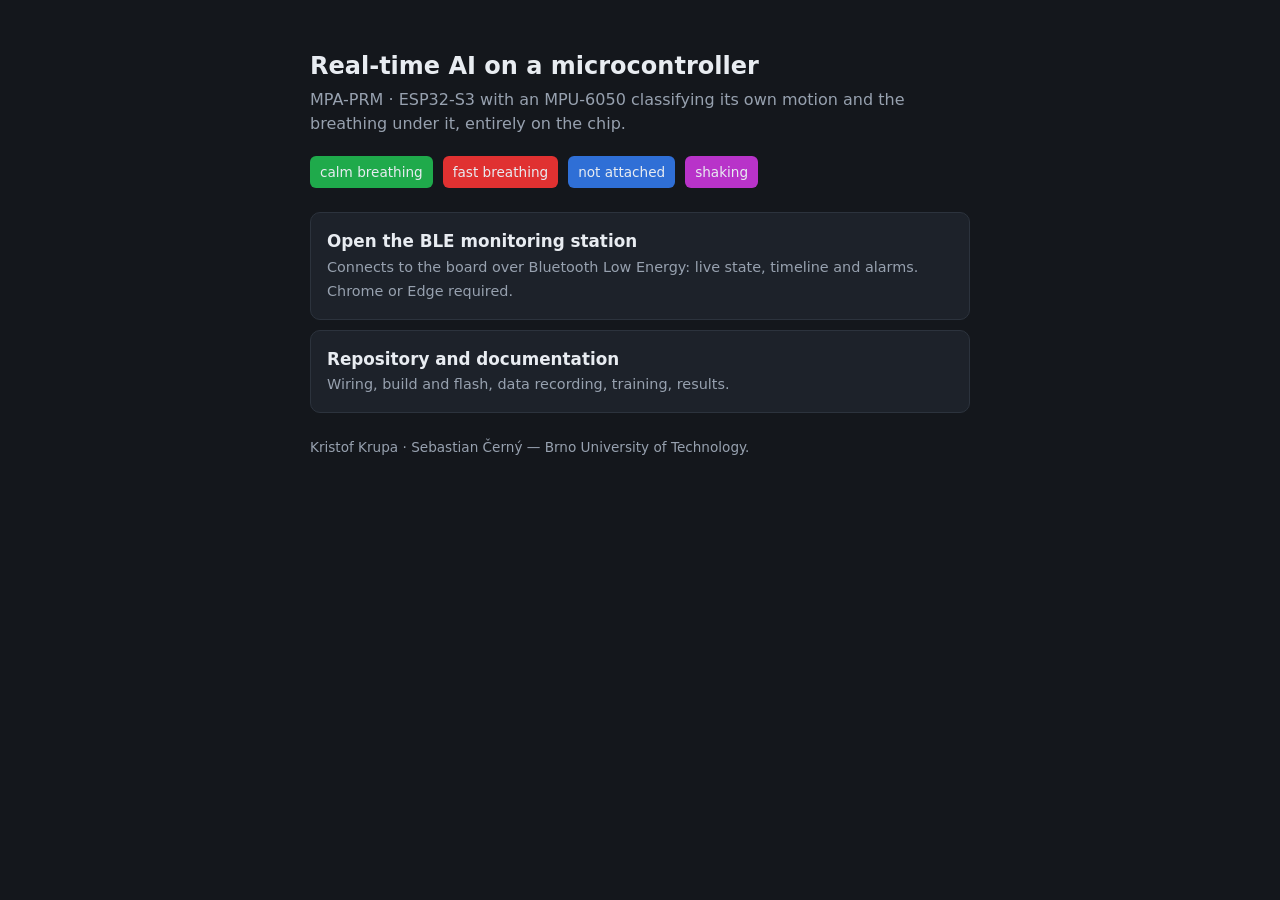
<file: index.html>
<!DOCTYPE html>
<html lang="en">
<head>
<meta charset="utf-8">
<meta name="viewport" content="width=device-width, initial-scale=1">
<title>MPA-PRM real-time AI on a microcontroller</title>
<style>
  body { margin: 0; padding: 32px 20px; background: #14171c; color: #e8ecf1;
         font: 16px/1.5 system-ui, "Segoe UI", Roboto, sans-serif; }
  main { max-width: 660px; margin: 0 auto; }
  h1 { font-size: 1.5rem; margin-bottom: 4px; }
  p.lead { color: #97a1af; margin-top: 0; }
  ul { list-style: none; padding: 0; margin: 24px 0; }
  li { margin: 10px 0; }
  a { color: #6ea8ff; text-decoration: none; }
  a:hover { text-decoration: underline; }
  .card { display: block; background: #1d222a; border: 1px solid #2c333d; border-radius: 10px;
          padding: 16px; }
  .card strong { display: block; font-size: 1.05rem; color: #e8ecf1; }
  .card span { color: #97a1af; font-size: 0.9rem; }
  .states { display: flex; flex-wrap: wrap; gap: 10px; margin: 20px 0; font-size: 0.85rem; }
  .state { border-radius: 6px; padding: 6px 10px; }
  .note { color: #97a1af; font-size: 0.85rem; }
</style>
</head>
<body>
<main>
  <h1>Real-time AI on a microcontroller</h1>
  <p class="lead">MPA-PRM · ESP32-S3 with an MPU-6050 classifying its own motion and the breathing
  under it, entirely on the chip.</p>

  <div class="states">
    <span class="state" style="background:#1faa4b">calm breathing</span>
    <span class="state" style="background:#e03131">fast breathing</span>
    <span class="state" style="background:#2f6fd6">not attached</span>
    <span class="state" style="background:#b833c9">shaking</span>
  </div>

  <ul>
    <li><a class="card" href="monitor/"><strong>Open the BLE monitoring station</strong>
      <span>Connects to the board over Bluetooth Low Energy: live state, timeline and alarms.
      Chrome or Edge required.</span></a></li>
    <li><a class="card" href="https://github.com/Krecoe/MPA-PRM_Real-time_microcontroller">
      <strong>Repository and documentation</strong>
      <span>Wiring, build and flash, data recording, training, results.</span></a></li>
  </ul>

  <p class="note">Kristof Krupa · Sebastian Černý — Brno University of Technology.</p>
</main>
</body>
</html>
</file>
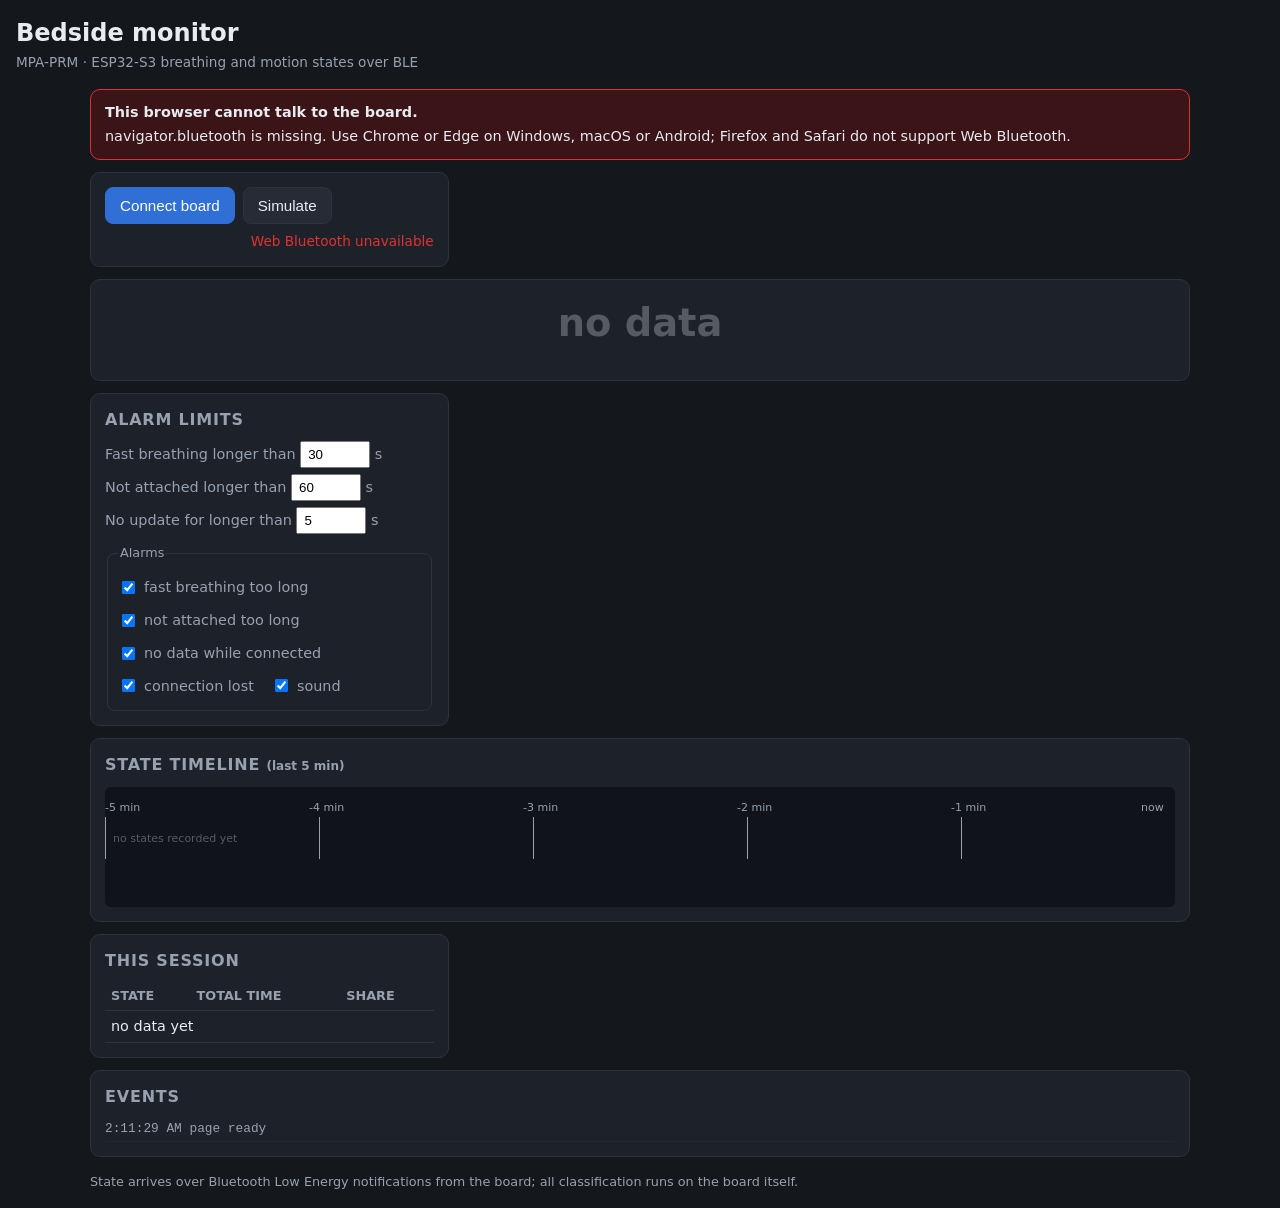
<file: monitor/index.html>
<!DOCTYPE html>
<html lang="en">
<head>
<meta charset="utf-8">
<meta name="viewport" content="width=device-width, initial-scale=1">
<title>Bedside monitor - real-time AI on a microcontroller</title>
<link rel="stylesheet" href="style.css">
</head>
<body>
<header>
  <h1>Bedside monitor</h1>
  <p class="subtitle">MPA-PRM · ESP32-S3 breathing and motion states over BLE</p>
</header>

<!-- Shown when Web Bluetooth cannot be used at all, e.g. Firefox, Safari or plain HTTP. -->
<div id="unsupported" class="banner bad hidden">
  <strong>This browser cannot talk to the board.</strong>
  <span id="unsupported-reason"></span>
</div>

<main>
  <section class="panel controls">
    <button id="connect-button" class="primary">Connect board</button>
    <button id="simulate-button">Simulate</button>
    <button id="drop-button" class="hidden">Simulate radio drop</button>
    <button id="silence-button" class="hidden">Silence alarm</button>
    <span id="connection-status" class="status">not connected</span>
  </section>

  <section class="panel state-card">
    <div id="state-name" class="state-name">no data</div>
    <div id="state-since" class="state-since"></div>
    <div id="probabilities" class="probabilities"></div>
  </section>

  <section class="panel alarms">
    <h2>Alarm limits</h2>
    <label>Fast breathing longer than
      <input id="fast-limit" type="number" min="1" value="30"> s
    </label>
    <label>Not attached longer than
      <input id="not-attached-limit" type="number" min="1" value="60"> s
    </label>
    <label>No update for longer than
      <input id="stale-limit" type="number" min="1" value="5"> s
    </label>
    <fieldset class="alarm-checks">
      <legend>Alarms</legend>
      <label><input id="check-fast" type="checkbox" checked> fast breathing too long</label>
      <label><input id="check-not-attached" type="checkbox" checked> not attached too long</label>
      <label><input id="check-stale" type="checkbox" checked> no data while connected</label>
      <label><input id="check-connection" type="checkbox" checked> connection lost</label>
      <label><input id="check-sound" type="checkbox" checked> sound</label>
    </fieldset>
  </section>

  <section class="panel timeline-panel">
    <h2>State timeline <span class="hint">(last <span id="window-minutes">5</span> min)</span></h2>
    <canvas id="timeline" width="1200" height="120"></canvas>
  </section>

  <section class="panel totals">
    <h2>This session</h2>
    <table id="totals-table">
      <thead><tr><th>state</th><th>total time</th><th>share</th></tr></thead>
      <tbody></tbody>
    </table>
  </section>

  <section class="panel log-panel">
    <h2>Events</h2>
    <ul id="event-log"></ul>
  </section>
</main>

<!-- Full-screen alarm, like a bedside monitor: hard to miss from across the room. -->
<div id="alarm-overlay" class="alarm-overlay hidden">
  <div class="alarm-box">
    <div id="alarm-title" class="alarm-title">ALARM</div>
    <div id="alarm-detail" class="alarm-detail"></div>
    <button id="alarm-silence" class="primary">Silence</button>
  </div>
</div>

<p class="footnote">
  State arrives over Bluetooth Low Energy notifications from the board; all classification runs on the board itself.
</p>

<script src="app.js"></script>
</body>
</html>
</file>
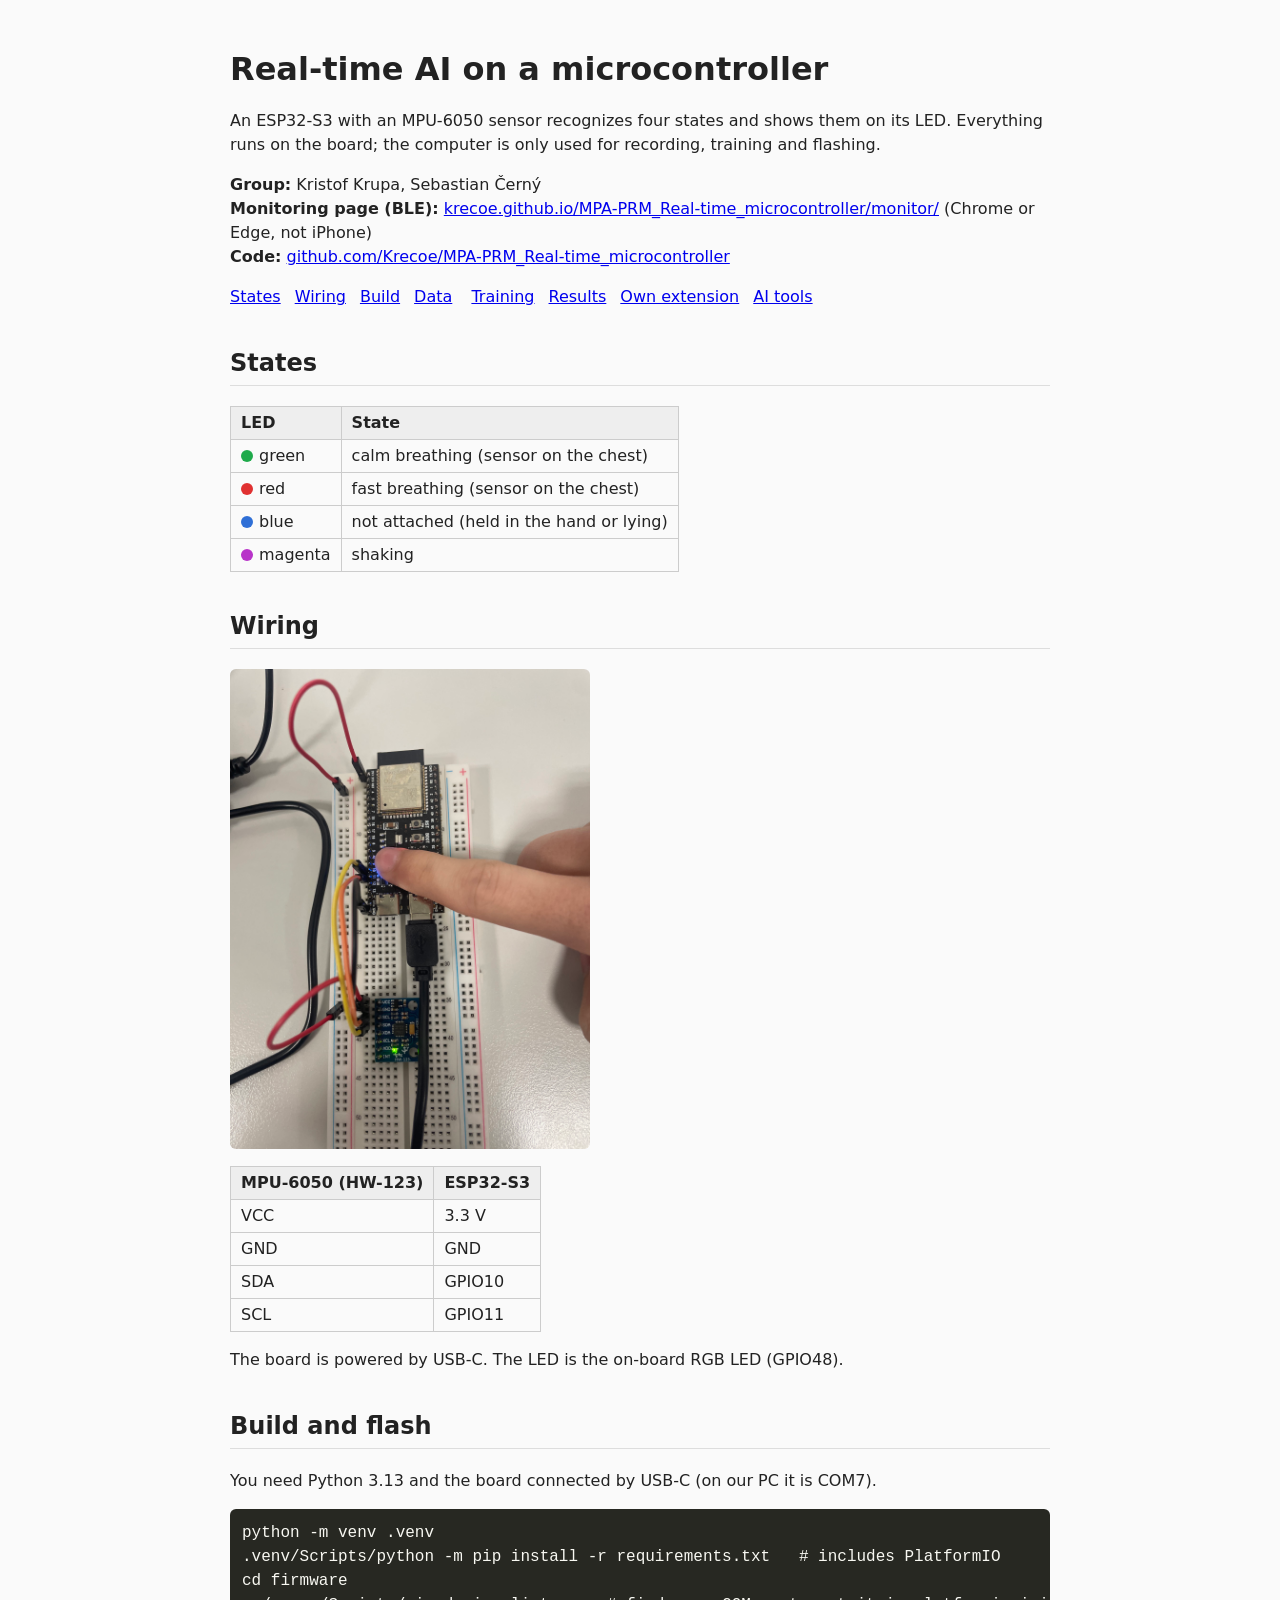
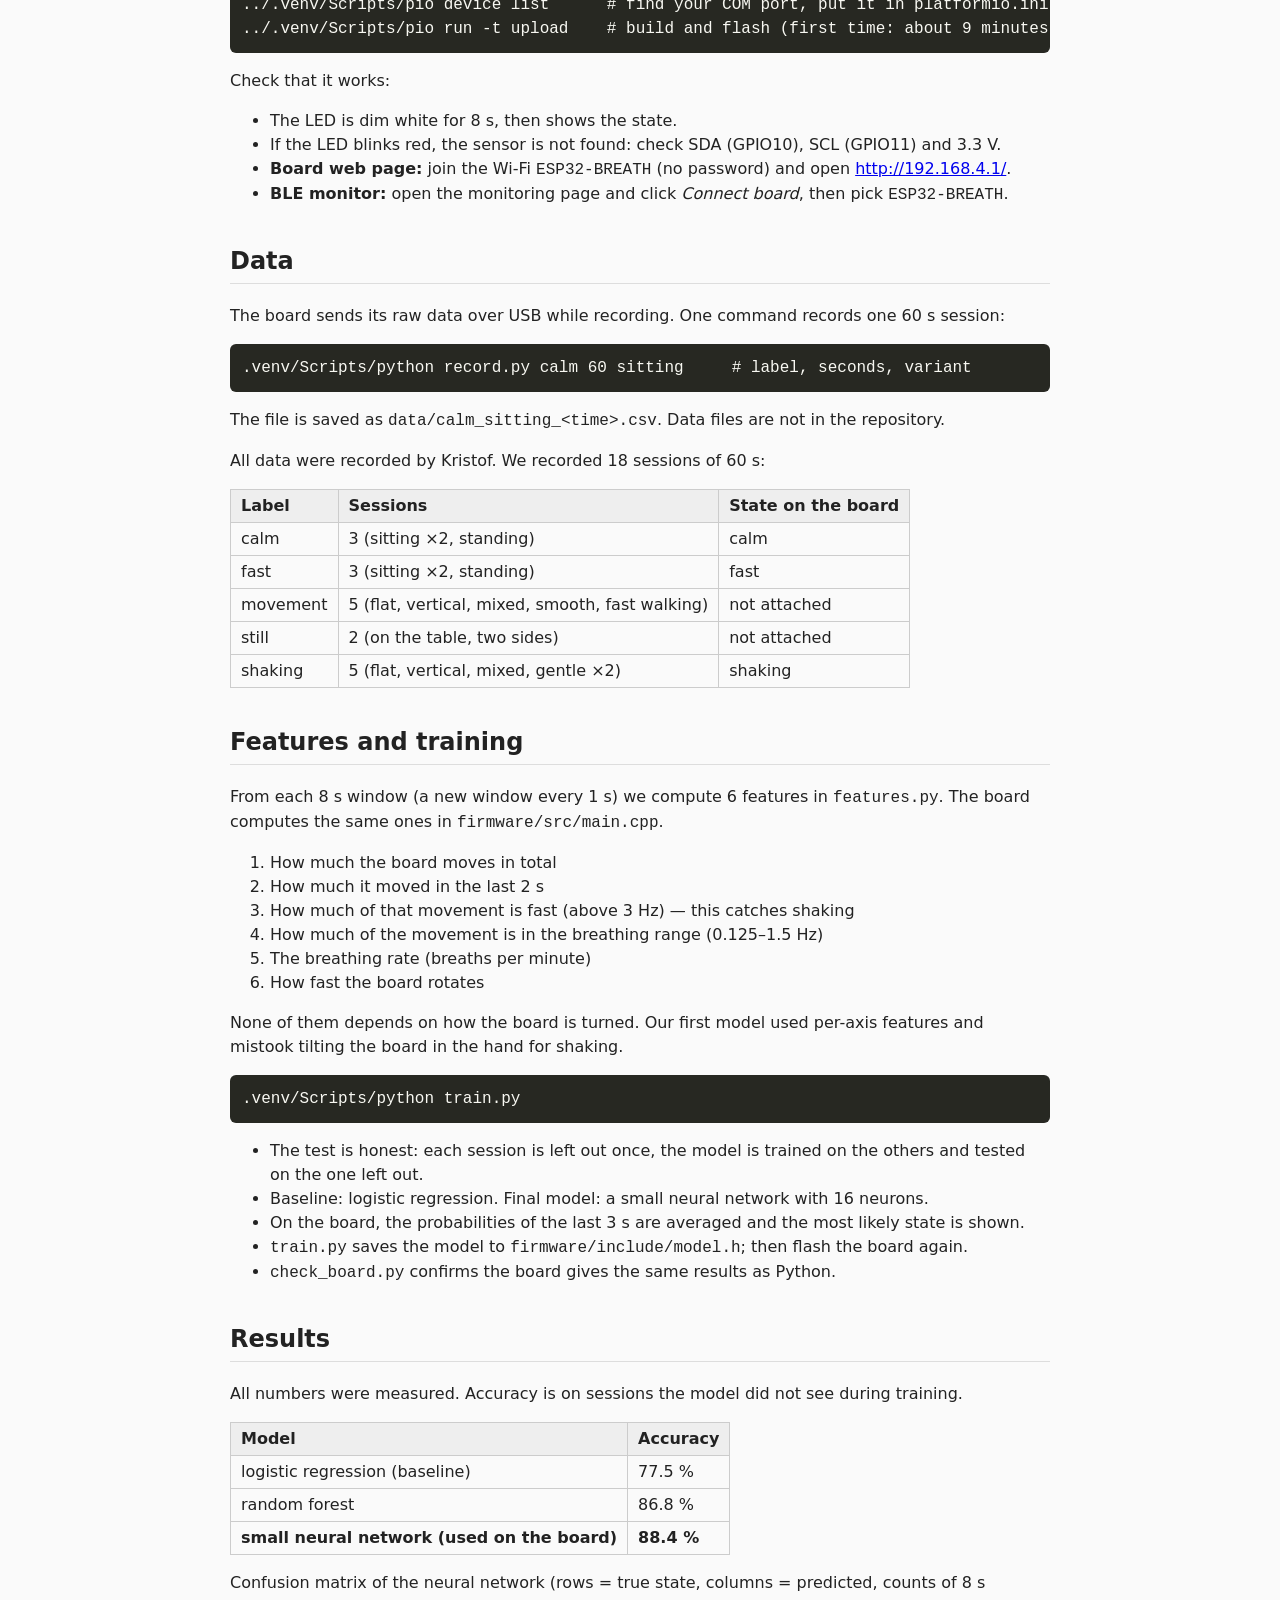
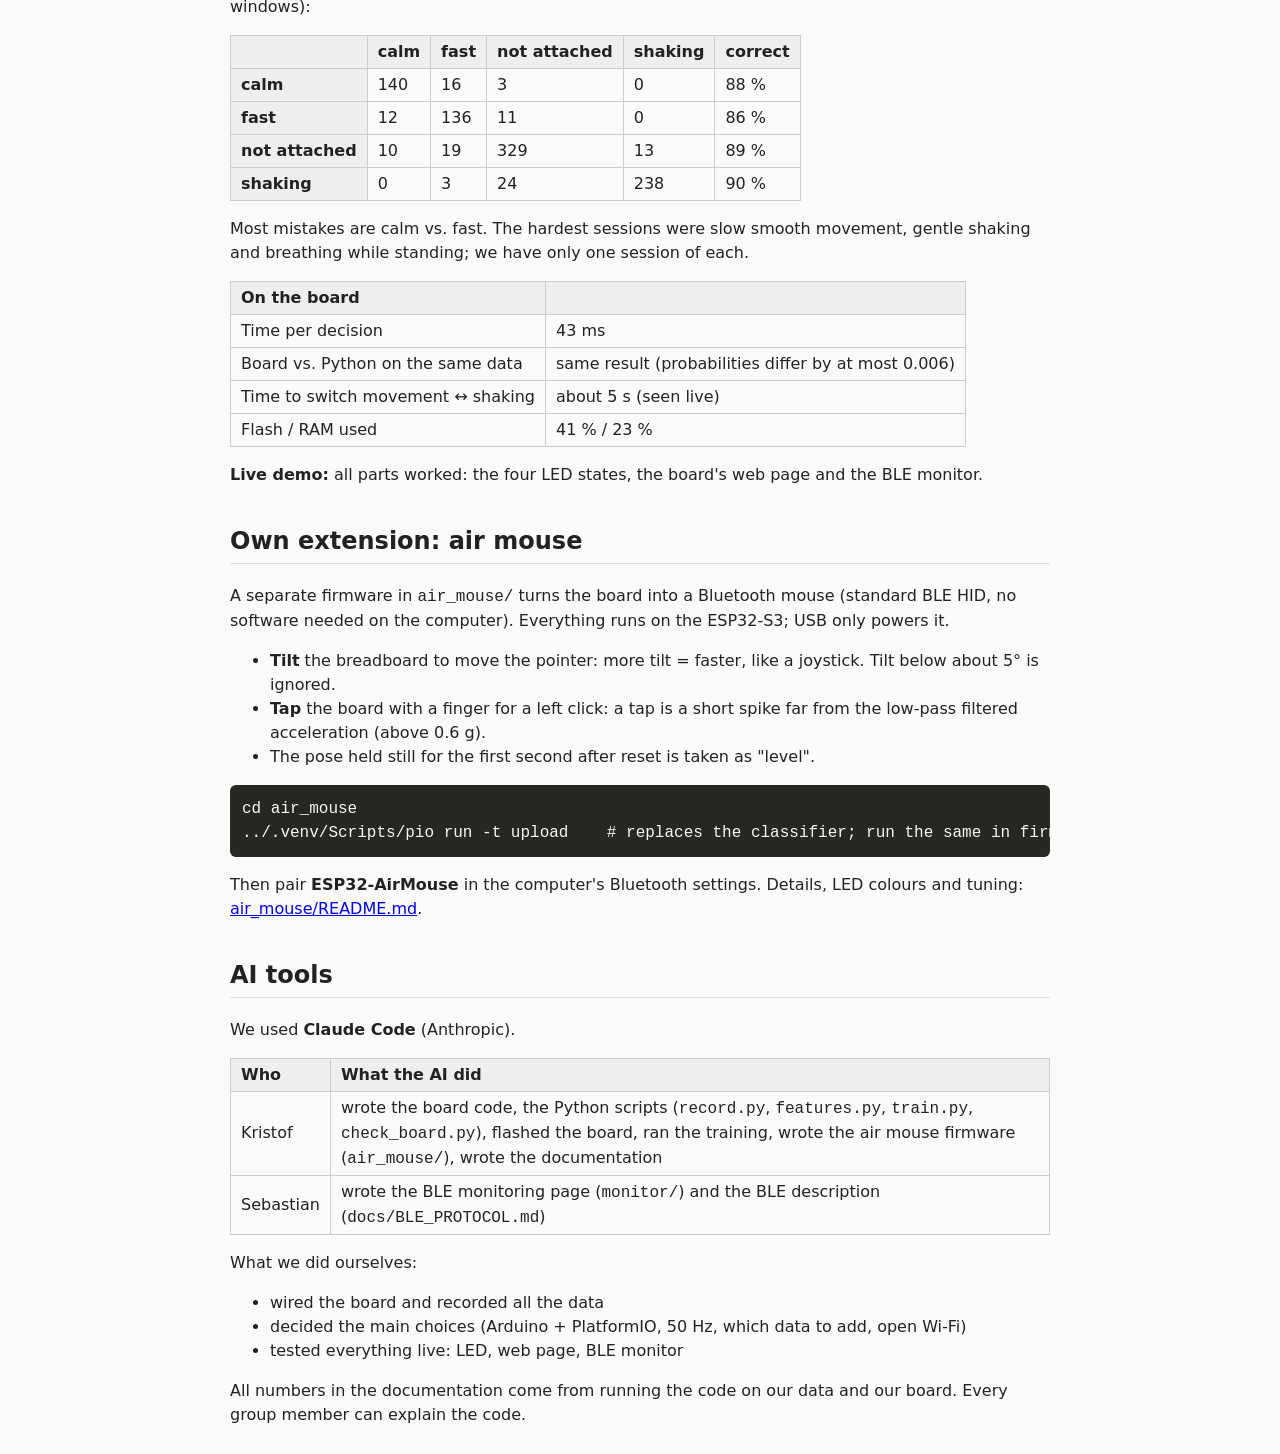
<file: docs/documentation.html>
<!DOCTYPE html>
<html lang="en">
<head>
<meta charset="utf-8">
<meta name="viewport" content="width=device-width, initial-scale=1">
<title>Real-time AI on a microcontroller - documentation</title>
<style>
  body { margin: 0; padding: 24px 16px; font: 16px/1.5 system-ui, "Segoe UI", sans-serif; color: #222; background: #fafafa; }
  main { max-width: 820px; margin: 0 auto; }
  h1 { margin-bottom: 4px; }
  h2 { margin-top: 36px; border-bottom: 1px solid #ddd; padding-bottom: 4px; }
  nav a { margin-right: 14px; }
  table { border-collapse: collapse; margin: 10px 0; }
  th, td { border: 1px solid #ccc; padding: 4px 10px; text-align: left; }
  th { background: #eee; }
  pre { background: #272822; color: #f8f8f2; padding: 12px; border-radius: 6px; overflow-x: auto; }
  code { font-family: Consolas, monospace; }
  img { max-width: 360px; width: 100%; border-radius: 6px; }
  .dot { display: inline-block; width: 12px; height: 12px; border-radius: 50%; margin-right: 6px; vertical-align: -1px; }
</style>
</head>
<body>
<main>

<h1>Real-time AI on a microcontroller</h1>
<p>An ESP32-S3 with an MPU-6050 sensor recognizes four states and shows them on its LED.
Everything runs on the board; the computer is only used for recording, training and flashing.</p>
<p><b>Group:</b> Kristof Krupa, Sebastian Černý<br>
<b>Monitoring page (BLE):</b> <a href="https://krecoe.github.io/MPA-PRM_Real-time_microcontroller/monitor/">krecoe.github.io/MPA-PRM_Real-time_microcontroller/monitor/</a> (Chrome or Edge, not iPhone)<br>
<b>Code:</b> <a href="https://github.com/Krecoe/MPA-PRM_Real-time_microcontroller">github.com/Krecoe/MPA-PRM_Real-time_microcontroller</a></p>

<nav>
  <a href="#states">States</a><a href="#wiring">Wiring</a><a href="#build">Build</a><a href="#data">Data</a>
  <a href="#training">Training</a><a href="#results">Results</a><a href="#extension">Own extension</a><a href="#ai">AI tools</a>
</nav>

<h2 id="states">States</h2>
<table>
  <tr><th>LED</th><th>State</th></tr>
  <tr><td><span class="dot" style="background:#1faa4b"></span>green</td><td>calm breathing (sensor on the chest)</td></tr>
  <tr><td><span class="dot" style="background:#e03131"></span>red</td><td>fast breathing (sensor on the chest)</td></tr>
  <tr><td><span class="dot" style="background:#2f6fd6"></span>blue</td><td>not attached (held in the hand or lying)</td></tr>
  <tr><td><span class="dot" style="background:#b833c9"></span>magenta</td><td>shaking</td></tr>
</table>

<h2 id="wiring">Wiring</h2>
<img src="wiring.jpg" alt="ESP32-S3 and MPU-6050 on a breadboard">
<table>
  <tr><th>MPU-6050 (HW-123)</th><th>ESP32-S3</th></tr>
  <tr><td>VCC</td><td>3.3 V</td></tr>
  <tr><td>GND</td><td>GND</td></tr>
  <tr><td>SDA</td><td>GPIO10</td></tr>
  <tr><td>SCL</td><td>GPIO11</td></tr>
</table>
<p>The board is powered by USB-C. The LED is the on-board RGB LED (GPIO48).</p>

<h2 id="build">Build and flash</h2>
<p>You need Python 3.13 and the board connected by USB-C (on our PC it is COM7).</p>
<pre><code>python -m venv .venv
.venv/Scripts/python -m pip install -r requirements.txt   # includes PlatformIO
cd firmware
../.venv/Scripts/pio device list      # find your COM port, put it in platformio.ini
../.venv/Scripts/pio run -t upload    # build and flash (first time: about 9 minutes)</code></pre>
<p>Check that it works:</p>
<ul>
  <li>The LED is dim white for 8 s, then shows the state.</li>
  <li>If the LED blinks red, the sensor is not found: check SDA (GPIO10), SCL (GPIO11) and 3.3 V.</li>
  <li><b>Board web page:</b> join the Wi-Fi <code>ESP32-BREATH</code> (no password) and open <a href="http://192.168.4.1/">http://192.168.4.1/</a>.</li>
  <li><b>BLE monitor:</b> open the monitoring page and click <i>Connect board</i>, then pick <code>ESP32-BREATH</code>.</li>
</ul>

<h2 id="data">Data</h2>
<p>The board sends its raw data over USB while recording. One command records one 60 s session:</p>
<pre><code>.venv/Scripts/python record.py calm 60 sitting     # label, seconds, variant</code></pre>
<p>The file is saved as <code>data/calm_sitting_&lt;time&gt;.csv</code>. Data files are not in the repository.</p>
<p>All data were recorded by Kristof. We recorded 18 sessions of 60 s:</p>
<table>
  <tr><th>Label</th><th>Sessions</th><th>State on the board</th></tr>
  <tr><td>calm</td><td>3 (sitting ×2, standing)</td><td>calm</td></tr>
  <tr><td>fast</td><td>3 (sitting ×2, standing)</td><td>fast</td></tr>
  <tr><td>movement</td><td>5 (flat, vertical, mixed, smooth, fast walking)</td><td>not attached</td></tr>
  <tr><td>still</td><td>2 (on the table, two sides)</td><td>not attached</td></tr>
  <tr><td>shaking</td><td>5 (flat, vertical, mixed, gentle ×2)</td><td>shaking</td></tr>
</table>

<h2 id="training">Features and training</h2>
<p>From each 8 s window (a new window every 1 s) we compute 6 features in <code>features.py</code>.
The board computes the same ones in <code>firmware/src/main.cpp</code>.</p>
<ol>
  <li>How much the board moves in total</li>
  <li>How much it moved in the last 2 s</li>
  <li>How much of that movement is fast (above 3 Hz) — this catches shaking</li>
  <li>How much of the movement is in the breathing range (0.125–1.5 Hz)</li>
  <li>The breathing rate (breaths per minute)</li>
  <li>How fast the board rotates</li>
</ol>
<p>None of them depends on how the board is turned. Our first model used per-axis features and
mistook tilting the board in the hand for shaking.</p>
<pre><code>.venv/Scripts/python train.py</code></pre>
<ul>
  <li>The test is honest: each session is left out once, the model is trained on the others and tested on the one left out.</li>
  <li>Baseline: logistic regression. Final model: a small neural network with 16 neurons.</li>
  <li>On the board, the probabilities of the last 3 s are averaged and the most likely state is shown.</li>
  <li><code>train.py</code> saves the model to <code>firmware/include/model.h</code>; then flash the board again.</li>
  <li><code>check_board.py</code> confirms the board gives the same results as Python.</li>
</ul>

<h2 id="results">Results</h2>
<p>All numbers were measured. Accuracy is on sessions the model did not see during training.</p>
<table>
  <tr><th>Model</th><th>Accuracy</th></tr>
  <tr><td>logistic regression (baseline)</td><td>77.5 %</td></tr>
  <tr><td>random forest</td><td>86.8 %</td></tr>
  <tr><td><b>small neural network (used on the board)</b></td><td><b>88.4 %</b></td></tr>
</table>
<p>Confusion matrix of the neural network (rows = true state, columns = predicted, counts of 8 s windows):</p>
<table>
  <tr><th></th><th>calm</th><th>fast</th><th>not attached</th><th>shaking</th><th>correct</th></tr>
  <tr><th>calm</th><td>140</td><td>16</td><td>3</td><td>0</td><td>88 %</td></tr>
  <tr><th>fast</th><td>12</td><td>136</td><td>11</td><td>0</td><td>86 %</td></tr>
  <tr><th>not attached</th><td>10</td><td>19</td><td>329</td><td>13</td><td>89 %</td></tr>
  <tr><th>shaking</th><td>0</td><td>3</td><td>24</td><td>238</td><td>90 %</td></tr>
</table>
<p>Most mistakes are calm vs. fast. The hardest sessions were slow smooth movement, gentle shaking and
breathing while standing; we have only one session of each.</p>
<table>
  <tr><th>On the board</th><th></th></tr>
  <tr><td>Time per decision</td><td>43 ms</td></tr>
  <tr><td>Board vs. Python on the same data</td><td>same result (probabilities differ by at most 0.006)</td></tr>
  <tr><td>Time to switch movement ↔ shaking</td><td>about 5 s (seen live)</td></tr>
  <tr><td>Flash / RAM used</td><td>41 % / 23 %</td></tr>
</table>
<p><b>Live demo:</b> all parts worked: the four LED states, the board's web page and the BLE monitor.</p>

<h2 id="extension">Own extension: air mouse</h2>
<p>A separate firmware in <code>air_mouse/</code> turns the board into a Bluetooth mouse (standard BLE HID,
no software needed on the computer). Everything runs on the ESP32-S3; USB only powers it.</p>
<ul>
  <li><b>Tilt</b> the breadboard to move the pointer: more tilt = faster, like a joystick. Tilt below about 5° is ignored.</li>
  <li><b>Tap</b> the board with a finger for a left click: a tap is a short spike far from the low-pass filtered acceleration (above 0.6 g).</li>
  <li>The pose held still for the first second after reset is taken as "level".</li>
</ul>
<pre><code>cd air_mouse
../.venv/Scripts/pio run -t upload    # replaces the classifier; run the same in firmware/ to go back</code></pre>
<p>Then pair <b>ESP32-AirMouse</b> in the computer's Bluetooth settings. Details, LED colours and tuning:
<a href="https://github.com/Krecoe/MPA-PRM_Real-time_microcontroller/blob/main/air_mouse/README.md">air_mouse/README.md</a>.</p>

<h2 id="ai">AI tools</h2>
<p>We used <b>Claude Code</b> (Anthropic).</p>
<table>
  <tr><th>Who</th><th>What the AI did</th></tr>
  <tr><td>Kristof</td><td>wrote the board code, the Python scripts (<code>record.py</code>, <code>features.py</code>, <code>train.py</code>, <code>check_board.py</code>), flashed the board, ran the training, wrote the air mouse firmware (<code>air_mouse/</code>), wrote the documentation</td></tr>
  <tr><td>Sebastian</td><td>wrote the BLE monitoring page (<code>monitor/</code>) and the BLE description (<code>docs/BLE_PROTOCOL.md</code>)</td></tr>
</table>
<p>What we did ourselves:</p>
<ul>
  <li>wired the board and recorded all the data</li>
  <li>decided the main choices (Arduino + PlatformIO, 50 Hz, which data to add, open Wi-Fi)</li>
  <li>tested everything live: LED, web page, BLE monitor</li>
</ul>
<p>All numbers in the documentation come from running the code on our data and our board.
Every group member can explain the code.</p>

</main>
</body>
</html>
</file>
<file: monitor/style.css>
:root {
  --bg: #14171c;
  --panel: #1d222a;
  --line: #2c333d;
  --text: #e8ecf1;
  --muted: #97a1af;
  --ok: #1faa4b;
  --bad: #e03131;
  --info: #2f6fd6;
  --accent: #b833c9;
}

* { box-sizing: border-box; }

body {
  margin: 0;
  padding: 16px;
  background: var(--bg);
  color: var(--text);
  font: 16px/1.45 system-ui, "Segoe UI", Roboto, sans-serif;
}

h1 { margin: 0; font-size: 1.5rem; }
h2 { margin: 0 0 10px; font-size: 1rem; text-transform: uppercase; letter-spacing: 0.05em; color: var(--muted); }

.subtitle { margin: 2px 0 16px; color: var(--muted); font-size: 0.85rem; }
.hint { font-size: 0.75rem; color: var(--muted); text-transform: none; letter-spacing: 0; }

main {
  display: grid;
  gap: 12px;
  grid-template-columns: repeat(auto-fit, minmax(300px, 1fr));
  max-width: 1100px;
  margin: 0 auto;
}

.panel {
  background: var(--panel);
  border: 1px solid var(--line);
  border-radius: 10px;
  padding: 14px;
}

.state-card { grid-column: 1 / -1; text-align: center; padding: 22px 14px; }
.state-name { font-size: 2.4rem; font-weight: 700; line-height: 1.1; }
.state-since { color: var(--muted); font-size: 0.9rem; margin-top: 4px; }

.controls { display: flex; flex-wrap: wrap; gap: 8px; align-items: center; }
.status { margin-left: auto; font-size: 0.85rem; color: var(--muted); }
.status.online { color: var(--ok); }
.status.offline { color: var(--bad); }

button {
  border: 1px solid var(--line);
  border-radius: 8px;
  background: #262c36;
  color: var(--text);
  padding: 9px 14px;
  font-size: 0.95rem;
  cursor: pointer;
}
button:hover { background: #2f3742; }
button.primary { background: var(--info); border-color: var(--info); color: #fff; }
button.primary:hover { background: #3b7ce3; }
button.danger { background: var(--bad); border-color: var(--bad); color: #fff; }

label { display: block; font-size: 0.9rem; margin: 6px 0; color: var(--muted); }
label input[type="number"] { width: 70px; padding: 4px 6px; }
.alarm-checks { border: 1px solid var(--line); border-radius: 8px; margin-top: 10px; padding: 8px 10px; }
.alarm-checks legend { font-size: 0.8rem; color: var(--muted); }
.alarm-checks label { display: inline-flex; align-items: center; gap: 6px; margin-right: 12px; }

.probabilities { display: flex; flex-wrap: wrap; gap: 10px; justify-content: center; margin-top: 14px; }
.prob { min-width: 120px; font-size: 0.8rem; color: var(--muted); }
.prob-bar { height: 8px; border-radius: 4px; background: #313842; overflow: hidden; }
.prob-fill { height: 100%; width: 0; transition: width 0.3s; }

.timeline-panel { grid-column: 1 / -1; }
#timeline { width: 100%; height: 120px; display: block; border-radius: 6px; background: #10131a; }

table { width: 100%; border-collapse: collapse; font-size: 0.9rem; }
th, td { text-align: left; padding: 5px 6px; border-bottom: 1px solid var(--line); }
th { color: var(--muted); font-weight: 600; font-size: 0.8rem; text-transform: uppercase; }
.swatch { display: inline-block; width: 10px; height: 10px; border-radius: 2px; margin-right: 6px; }

.log-panel { grid-column: 1 / -1; max-height: 240px; overflow-y: auto; }
#event-log { list-style: none; margin: 0; padding: 0; font-family: ui-monospace, Consolas, monospace; font-size: 0.8rem; }
#event-log li { padding: 2px 0; color: var(--muted); border-bottom: 1px solid #232932; }
#event-log li.warn { color: var(--bad); }

.banner { max-width: 1100px; margin: 0 auto 12px; padding: 12px 14px; border-radius: 10px; font-size: 0.9rem; }
.banner.bad { background: #3a1416; border: 1px solid var(--bad); }
.banner.bad strong { display: block; margin-bottom: 4px; }
.hidden { display: none !important; }

.footnote { max-width: 1100px; margin: 16px auto 0; color: var(--muted); font-size: 0.8rem; }

.alarm-overlay {
  position: fixed;
  inset: 0;
  background: rgba(120, 8, 8, 0.93);
  display: flex;
  align-items: center;
  justify-content: center;
  z-index: 10;
  animation: flash 1s steps(2) infinite;
}
@keyframes flash { from { background: rgba(120, 8, 8, 0.93); } to { background: rgba(60, 4, 4, 0.93); } }
.alarm-box { text-align: center; padding: 24px; }
.alarm-title { font-size: 3rem; font-weight: 800; letter-spacing: 0.08em; }
.alarm-detail { font-size: 1.15rem; margin: 10px 0 20px; }
</file>
